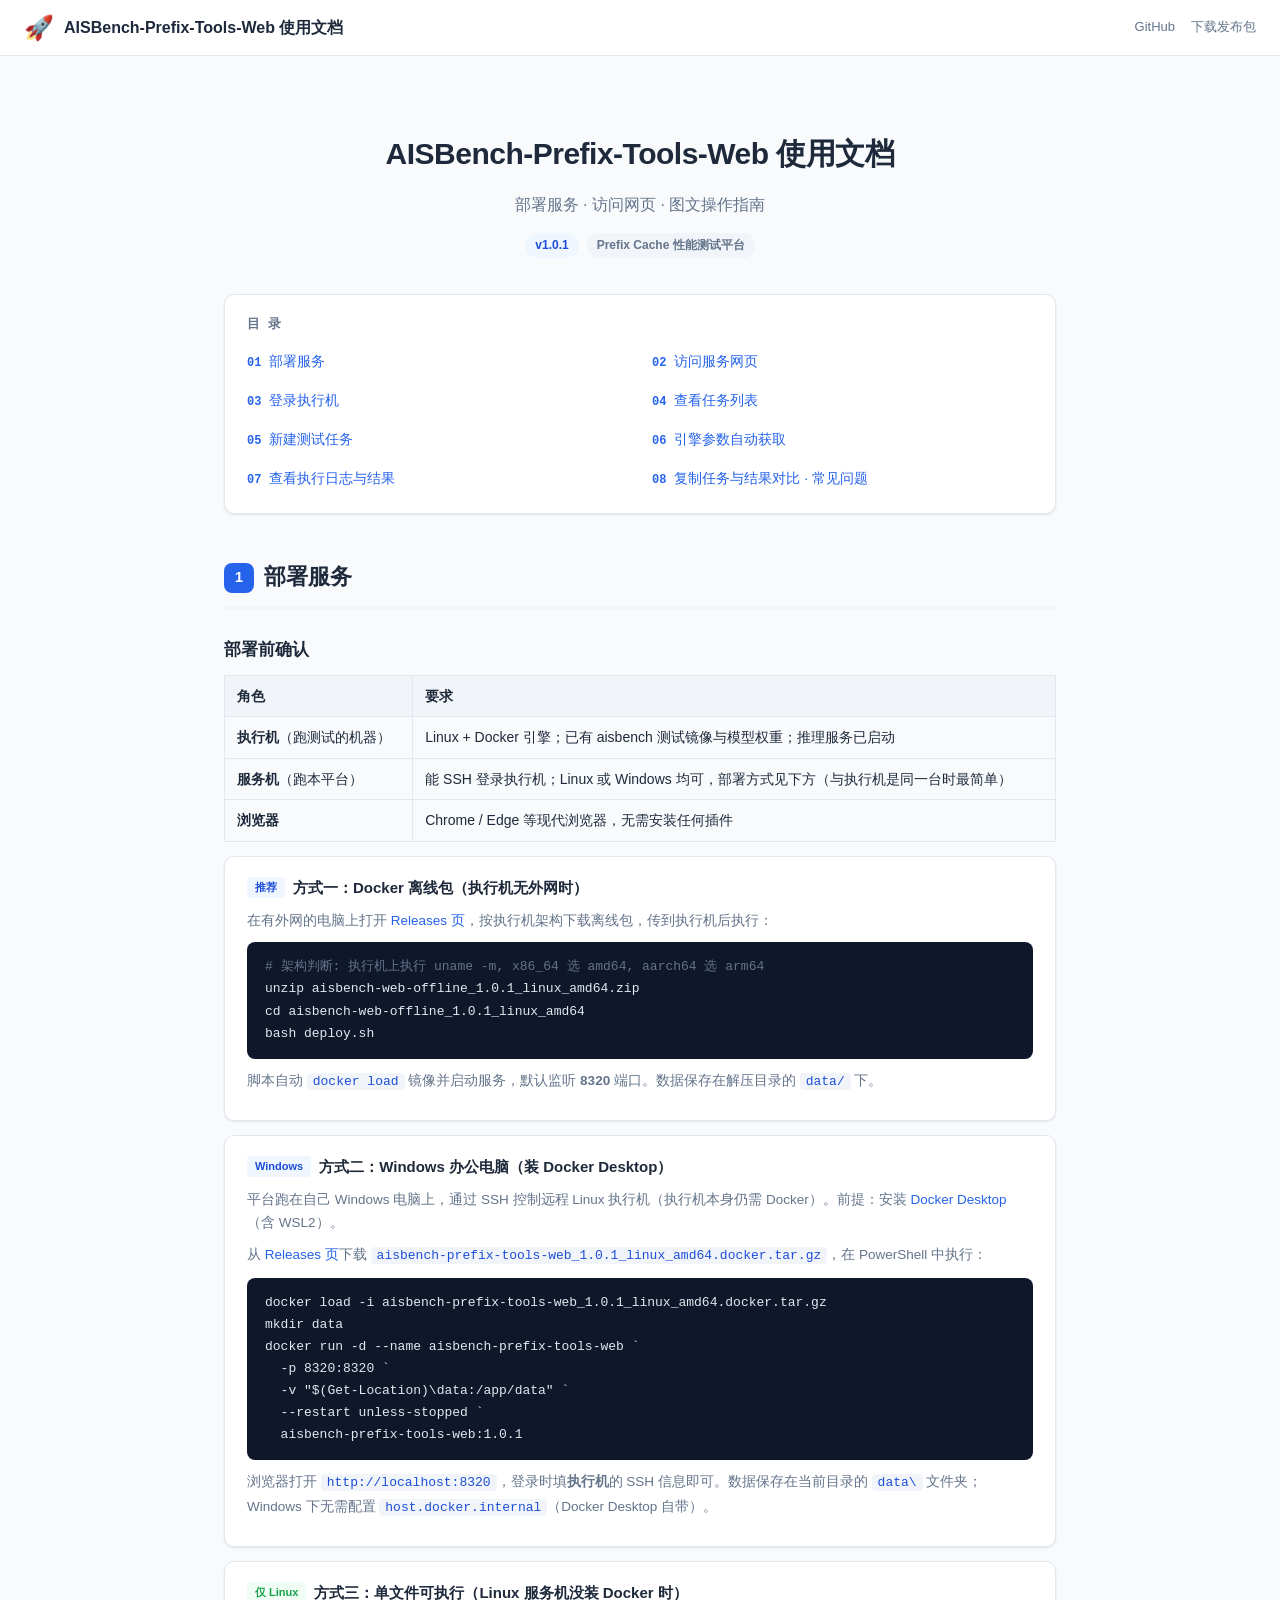
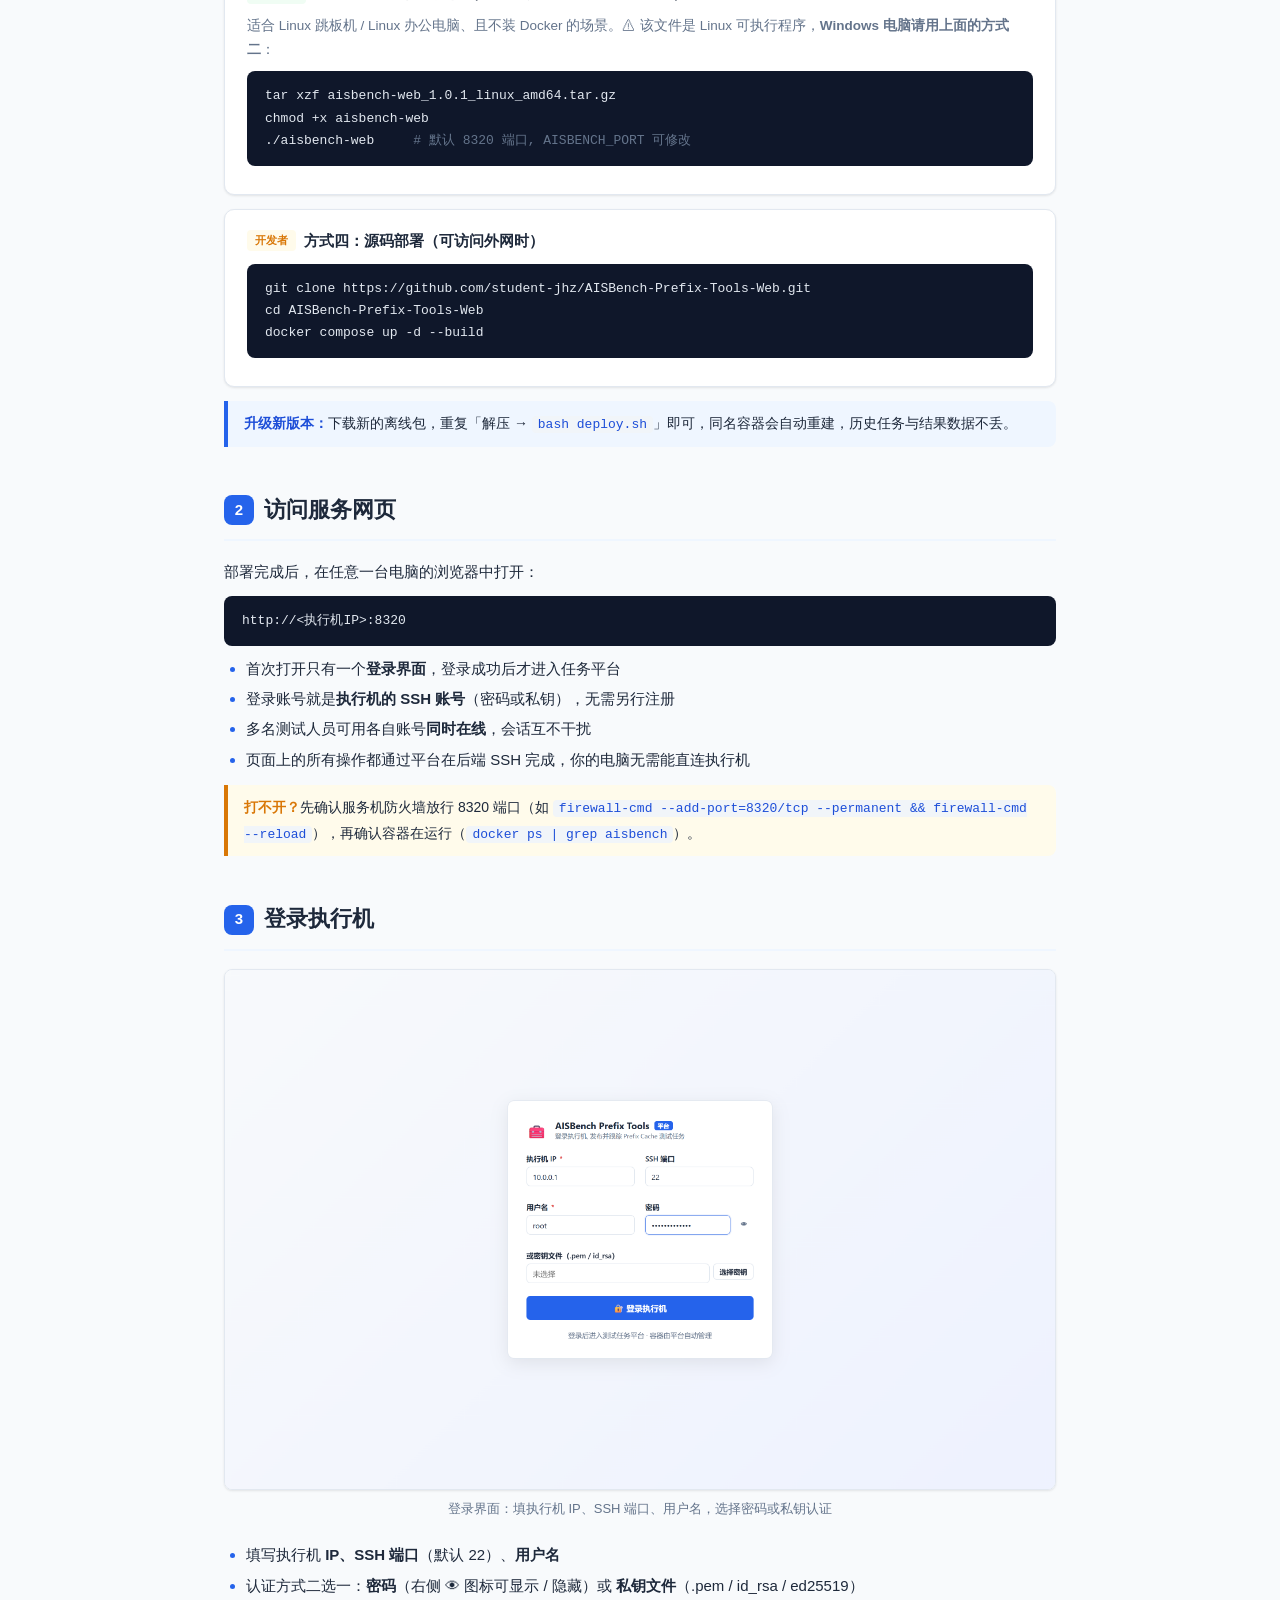
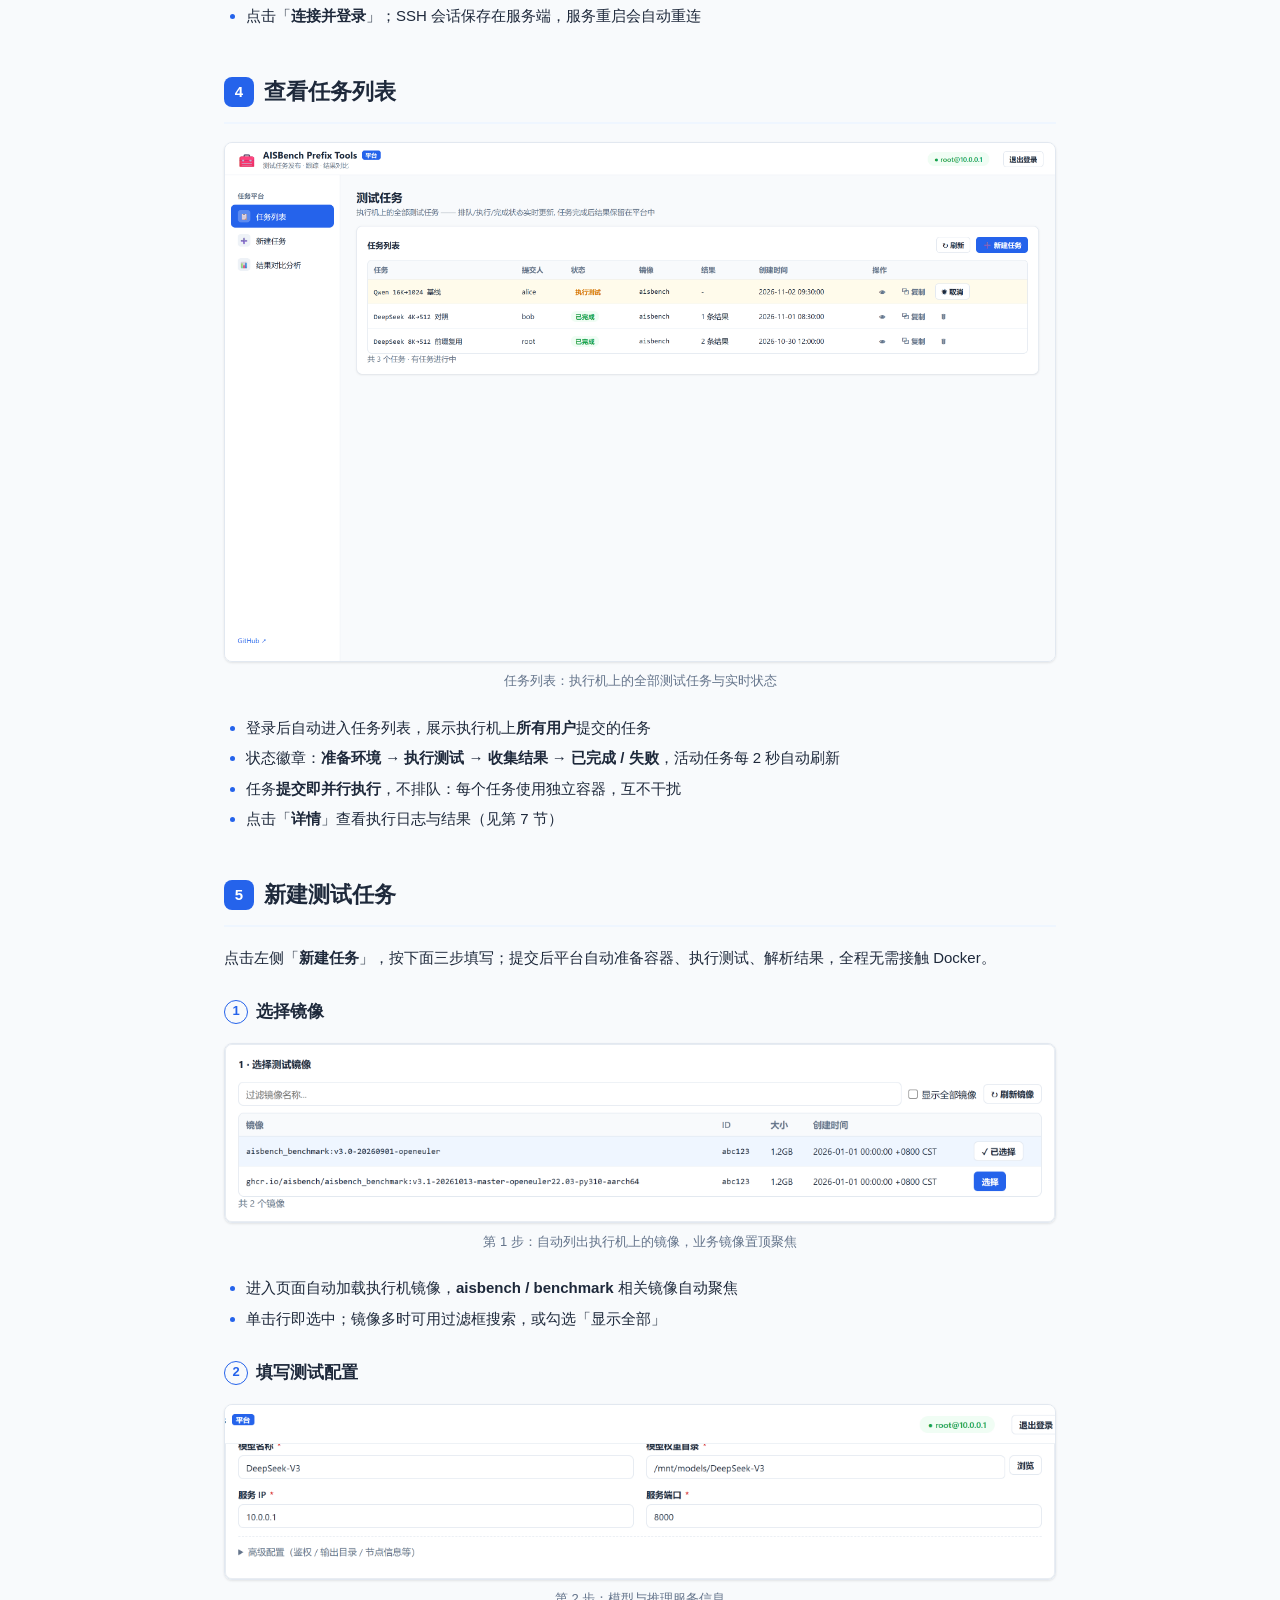
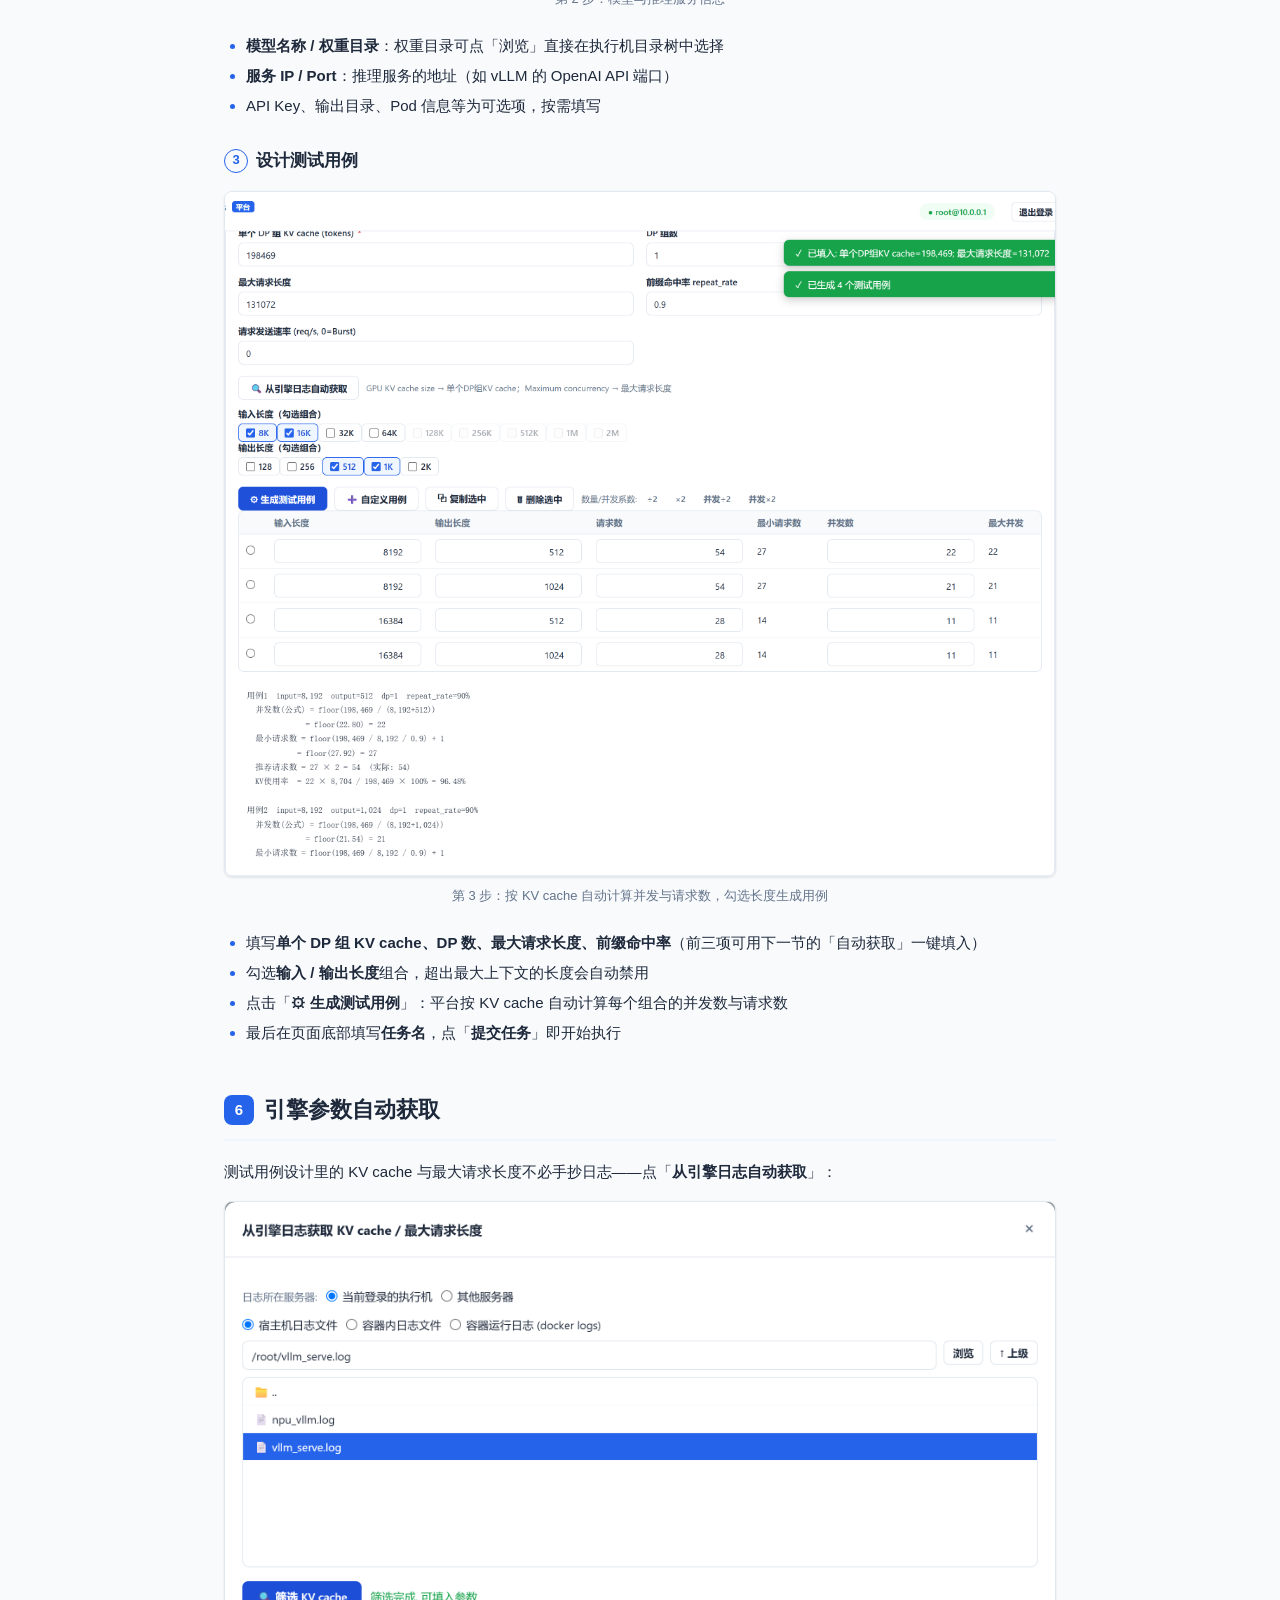
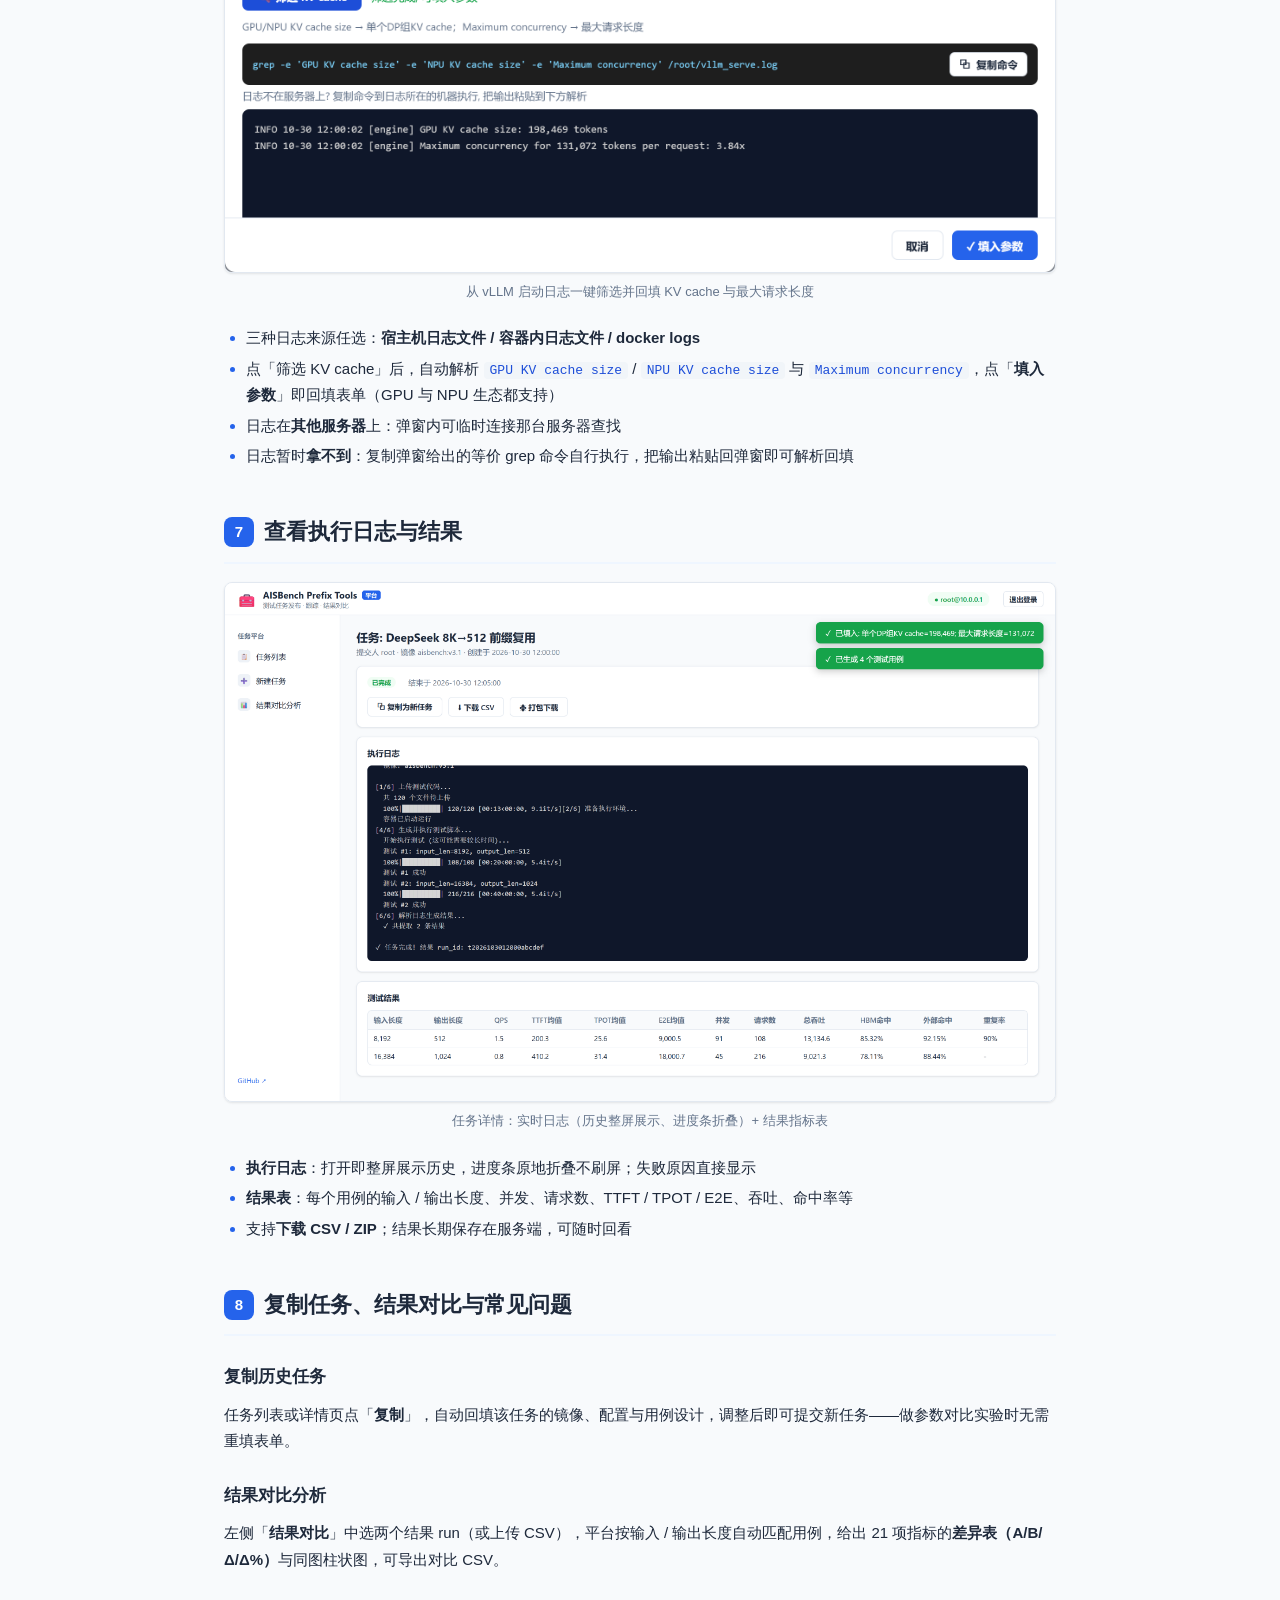
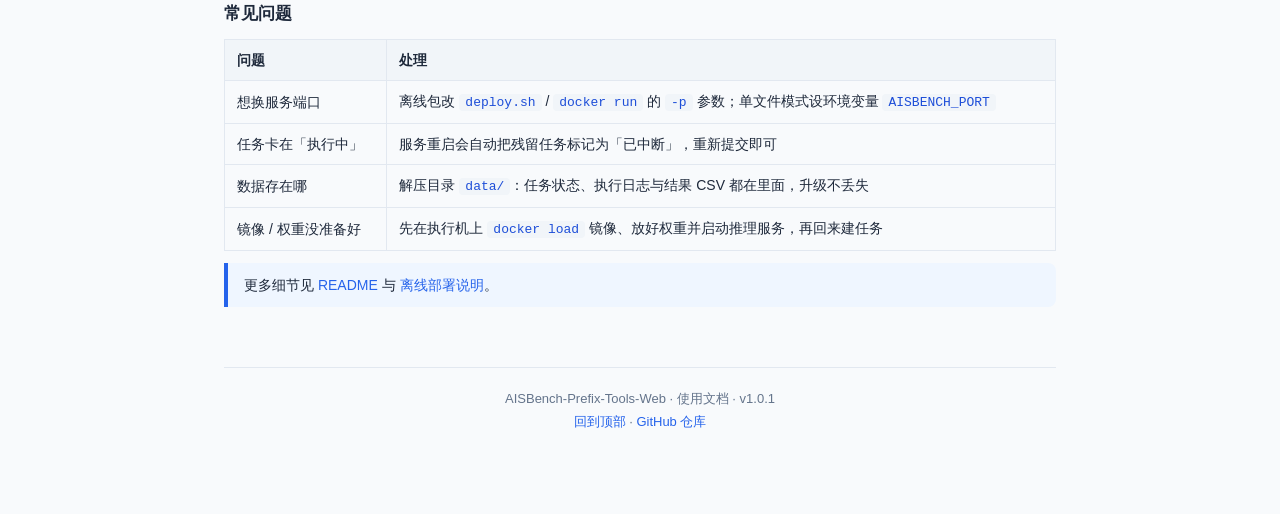
<file: docs/index.html>
<!DOCTYPE html>
<html lang="zh-CN">
<head>
<meta charset="UTF-8">
<meta name="viewport" content="width=device-width, initial-scale=1">
<title>AISBench-Prefix-Tools-Web 使用文档</title>
<meta name="description" content="AISBench Prefix Cache 性能测试平台使用文档: 部署服务、访问网页、图文操作指南。">
<style>
:root {
  --primary: #2563eb; --primary-dark: #1d4ed8; --primary-light: #eff6ff;
  --bg: #f8fafc; --card: #fff; --border: #e2e8f0;
  --text: #1e293b; --muted: #64748b;
  --success: #16a34a; --warning: #d97706; --warning-bg: #fffbeb;
  --mono: Consolas, "JetBrains Mono", "Courier New", monospace;
  --radius: 10px;
  --shadow: 0 1px 3px rgba(0,0,0,.06), 0 1px 2px rgba(0,0,0,.04);
}
* { box-sizing: border-box; margin: 0; padding: 0; }
html { scroll-behavior: smooth; }
body {
  font-family: -apple-system, "Segoe UI", "Microsoft YaHei", "PingFang SC", sans-serif;
  font-size: 15px; line-height: 1.75; color: var(--text); background: var(--bg);
}
a { color: var(--primary); text-decoration: none; }
a:hover { text-decoration: underline; }

/* 顶栏 */
.topbar {
  position: sticky; top: 0; z-index: 100; height: 56px;
  background: #fff; border-bottom: 1px solid var(--border);
  display: flex; align-items: center; justify-content: space-between; padding: 0 24px;
}
.brand { display: flex; align-items: center; gap: 10px; font-weight: 700; font-size: 16px; }
.brand .logo { font-size: 24px; }
.topbar-links { display: flex; gap: 16px; font-size: 13px; }
.topbar-links a { color: var(--muted); }
.topbar-links a:hover { color: var(--primary); }

/* 布局 */
.wrap { max-width: 880px; margin: 0 auto; padding: 32px 24px 80px; }
.hero { text-align: center; padding: 40px 0 28px; }
.hero h1 { font-size: 30px; letter-spacing: -.5px; }
.hero p { color: var(--muted); margin-top: 10px; font-size: 16px; }
.hero .badges { margin-top: 14px; display: flex; gap: 8px; justify-content: center; flex-wrap: wrap; }
.badge {
  display: inline-block; padding: 2px 10px; border-radius: 20px;
  font-size: 12px; font-weight: 600;
}
.badge-blue { background: var(--primary-light); color: var(--primary-dark); }
.badge-gray { background: #f1f5f9; color: var(--muted); }

/* 目录 */
.toc {
  background: var(--card); border: 1px solid var(--border); border-radius: var(--radius);
  padding: 18px 22px; margin: 8px 0 36px; box-shadow: var(--shadow);
}
.toc-title { font-weight: 700; font-size: 13px; color: var(--muted); margin-bottom: 10px; letter-spacing: 2px; }
.toc ol { list-style: none; display: grid; grid-template-columns: 1fr 1fr; gap: 6px 24px; }
.toc a { display: flex; gap: 8px; align-items: baseline; font-size: 14px; }
.toc .n { color: var(--primary); font-family: var(--mono); font-size: 12px; font-weight: 700; }

/* 章节 */
section { margin-top: 44px; }
h2 {
  font-size: 22px; padding-bottom: 10px; border-bottom: 2px solid var(--primary-light);
  display: flex; align-items: center; gap: 10px; margin-bottom: 18px;
}
h2 .num {
  background: var(--primary); color: #fff; width: 30px; height: 30px; border-radius: 8px;
  display: inline-flex; align-items: center; justify-content: center; font-size: 15px; flex: none;
}
h3 { font-size: 17px; margin: 26px 0 10px; display: flex; align-items: center; gap: 8px; }
h3 .step {
  border: 1.5px solid var(--primary); color: var(--primary); width: 24px; height: 24px;
  border-radius: 50%; display: inline-flex; align-items: center; justify-content: center;
  font-size: 13px; font-weight: 700; flex: none;
}
p { margin: 8px 0; }
ul { padding-left: 22px; margin: 8px 0; }
li { margin: 4px 0; }
li::marker { color: var(--primary); }
.muted { color: var(--muted); font-size: 13.5px; }
strong { font-weight: 700; }

/* 卡片 / 表格 / 代码 */
.card {
  background: var(--card); border: 1px solid var(--border); border-radius: var(--radius);
  padding: 18px 22px; box-shadow: var(--shadow); margin: 14px 0;
}
.card h4 { font-size: 15px; margin-bottom: 8px; display: flex; gap: 8px; align-items: center; }
.card .tag {
  font-size: 11px; font-weight: 700; padding: 1px 8px; border-radius: 4px; flex: none;
}
.tag-blue { background: var(--primary-light); color: var(--primary-dark); }
.tag-green { background: #f0fdf4; color: var(--success); }
.tag-amber { background: var(--warning-bg); color: var(--warning); }
table { border-collapse: collapse; width: 100%; margin: 10px 0; font-size: 14px; }
th, td { border: 1px solid var(--border); padding: 8px 12px; text-align: left; }
th { background: #f1f5f9; font-weight: 600; }
pre {
  background: #0f172a; color: #e2e8f0; border-radius: 8px; padding: 14px 18px;
  overflow-x: auto; font-family: var(--mono); font-size: 13px; line-height: 1.7; margin: 10px 0;
}
pre .c { color: #64748b; }
code {
  font-family: var(--mono); background: #f1f5f9; border-radius: 4px;
  padding: 1px 6px; font-size: 13px; color: var(--primary-dark);
}
pre code { background: none; padding: 0; color: inherit; }

/* 截图 */
.shot { margin: 16px 0 22px; }
.shot img {
  display: block; width: 100%; border: 1px solid var(--border); border-radius: 8px;
  box-shadow: var(--shadow);
}
.shot figcaption {
  text-align: center; color: var(--muted); font-size: 13px; margin-top: 8px;
}

/* 提示框 */
.tip {
  border-left: 4px solid var(--primary); background: var(--primary-light);
  border-radius: 0 8px 8px 0; padding: 10px 16px; margin: 12px 0; font-size: 14px;
}
.tip.warn { border-color: var(--warning); background: var(--warning-bg); }
.tip b { color: var(--primary-dark); }
.tip.warn b { color: var(--warning); }

footer {
  margin-top: 60px; padding-top: 20px; border-top: 1px solid var(--border);
  color: var(--muted); font-size: 13px; text-align: center;
}
@media (max-width: 640px) {
  .toc ol { grid-template-columns: 1fr; }
  .hero h1 { font-size: 24px; }
  .topbar-links { display: none; }
}
</style>
</head>
<body>

<div class="topbar">
  <div class="brand"><span class="logo">🚀</span> AISBench-Prefix-Tools-Web 使用文档</div>
  <div class="topbar-links">
    <a href="https://github.com/student-jhz/AISBench-Prefix-Tools-Web" target="_blank" rel="noopener">GitHub</a>
    <a href="https://github.com/student-jhz/AISBench-Prefix-Tools-Web/releases" target="_blank" rel="noopener">下载发布包</a>
  </div>
</div>

<div class="wrap">

<div class="hero">
  <h1>AISBench-Prefix-Tools-Web 使用文档</h1>
  <p>部署服务 · 访问网页 · 图文操作指南</p>
  <div class="badges">
    <span class="badge badge-blue">v1.0.1</span>
    <span class="badge badge-gray">Prefix Cache 性能测试平台</span>
  </div>
</div>

<div class="toc">
  <div class="toc-title">目 录</div>
  <ol>
    <li><a href="#deploy"><span class="n">01</span> 部署服务</a></li>
    <li><a href="#access"><span class="n">02</span> 访问服务网页</a></li>
    <li><a href="#login"><span class="n">03</span> 登录执行机</a></li>
    <li><a href="#tasks"><span class="n">04</span> 查看任务列表</a></li>
    <li><a href="#newtask"><span class="n">05</span> 新建测试任务</a></li>
    <li><a href="#engine-kv"><span class="n">06</span> 引擎参数自动获取</a></li>
    <li><a href="#detail"><span class="n">07</span> 查看执行日志与结果</a></li>
    <li><a href="#more"><span class="n">08</span> 复制任务与结果对比 · 常见问题</a></li>
  </ol>
</div>

<!-- ============ 01 部署 ============ -->
<section id="deploy">
  <h2><span class="num">1</span> 部署服务</h2>

  <h3>部署前确认</h3>
  <table>
    <tr><th>角色</th><th>要求</th></tr>
    <tr><td><strong>执行机</strong>（跑测试的机器）</td><td>Linux + Docker 引擎；已有 aisbench 测试镜像与模型权重；推理服务已启动</td></tr>
    <tr><td><strong>服务机</strong>（跑本平台）</td><td>能 SSH 登录执行机；Linux 或 Windows 均可，部署方式见下方（与执行机是同一台时最简单）</td></tr>
    <tr><td><strong>浏览器</strong></td><td>Chrome / Edge 等现代浏览器，无需安装任何插件</td></tr>
  </table>

  <div class="card">
    <h4><span class="tag tag-blue">推荐</span> 方式一：Docker 离线包（执行机无外网时）</h4>
    <p class="muted">在有外网的电脑上打开 <a href="https://github.com/student-jhz/AISBench-Prefix-Tools-Web/releases" target="_blank" rel="noopener">Releases 页</a>，按执行机架构下载离线包，传到执行机后执行：</p>
    <pre><code><span class="c"># 架构判断: 执行机上执行 uname -m, x86_64 选 amd64, aarch64 选 arm64</span>
unzip aisbench-web-offline_1.0.1_linux_amd64.zip
cd aisbench-web-offline_1.0.1_linux_amd64
bash deploy.sh</code></pre>
    <p class="muted">脚本自动 <code>docker load</code> 镜像并启动服务，默认监听 <strong>8320</strong> 端口。数据保存在解压目录的 <code>data/</code> 下。</p>
  </div>

  <div class="card">
    <h4><span class="tag tag-blue">Windows</span> 方式二：Windows 办公电脑（装 Docker Desktop）</h4>
    <p class="muted">平台跑在自己 Windows 电脑上，通过 SSH 控制远程 Linux 执行机（执行机本身仍需 Docker）。前提：安装 <a href="https://www.docker.com/products/docker-desktop/" target="_blank" rel="noopener">Docker Desktop</a>（含 WSL2）。</p>
    <p class="muted">从 <a href="https://github.com/student-jhz/AISBench-Prefix-Tools-Web/releases" target="_blank" rel="noopener">Releases 页</a>下载 <code>aisbench-prefix-tools-web_1.0.1_linux_amd64.docker.tar.gz</code>，在 PowerShell 中执行：</p>
    <pre><code>docker load -i aisbench-prefix-tools-web_1.0.1_linux_amd64.docker.tar.gz
mkdir data
docker run -d --name aisbench-prefix-tools-web `
  -p 8320:8320 `
  -v "$(Get-Location)\data:/app/data" `
  --restart unless-stopped `
  aisbench-prefix-tools-web:1.0.1</code></pre>
    <p class="muted">浏览器打开 <code>http://localhost:8320</code>，登录时填<strong>执行机</strong>的 SSH 信息即可。数据保存在当前目录的 <code>data\</code> 文件夹；Windows 下无需配置 <code>host.docker.internal</code>（Docker Desktop 自带）。</p>
  </div>

  <div class="card">
    <h4><span class="tag tag-green">仅 Linux</span> 方式三：单文件可执行（Linux 服务机没装 Docker 时）</h4>
    <p class="muted">适合 Linux 跳板机 / Linux 办公电脑、且不装 Docker 的场景。⚠ 该文件是 Linux 可执行程序，<strong>Windows 电脑请用上面的方式二</strong>：</p>
    <pre><code>tar xzf aisbench-web_1.0.1_linux_amd64.tar.gz
chmod +x aisbench-web
./aisbench-web     <span class="c"># 默认 8320 端口, AISBENCH_PORT 可修改</span></code></pre>
  </div>

  <div class="card">
    <h4><span class="tag tag-amber">开发者</span> 方式四：源码部署（可访问外网时）</h4>
    <pre><code>git clone https://github.com/student-jhz/AISBench-Prefix-Tools-Web.git
cd AISBench-Prefix-Tools-Web
docker compose up -d --build</code></pre>
  </div>
  <div class="tip"><b>升级新版本：</b>下载新的离线包，重复「解压 → <code>bash deploy.sh</code>」即可，同名容器会自动重建，历史任务与结果数据不丢。</div>
</section>

<!-- ============ 02 访问 ============ -->
<section id="access">
  <h2><span class="num">2</span> 访问服务网页</h2>
  <p>部署完成后，在任意一台电脑的浏览器中打开：</p>
  <pre><code>http://&lt;执行机IP&gt;:8320</code></pre>
  <ul>
    <li>首次打开只有一个<strong>登录界面</strong>，登录成功后才进入任务平台</li>
    <li>登录账号就是<strong>执行机的 SSH 账号</strong>（密码或私钥），无需另行注册</li>
    <li>多名测试人员可用各自账号<strong>同时在线</strong>，会话互不干扰</li>
    <li>页面上的所有操作都通过平台在后端 SSH 完成，你的电脑无需能直连执行机</li>
  </ul>
  <div class="tip warn"><b>打不开？</b>先确认服务机防火墙放行 8320 端口（如 <code>firewall-cmd --add-port=8320/tcp --permanent &amp;&amp; firewall-cmd --reload</code>），再确认容器在运行（<code>docker ps | grep aisbench</code>）。</div>
</section>

<!-- ============ 03 登录 ============ -->
<section id="login">
  <h2><span class="num">3</span> 登录执行机</h2>
  <figure class="shot">
    <img src="images/login.png" alt="登录界面">
    <figcaption>登录界面：填执行机 IP、SSH 端口、用户名，选择密码或私钥认证</figcaption>
  </figure>
  <ul>
    <li>填写执行机 <strong>IP、SSH 端口</strong>（默认 22）、<strong>用户名</strong></li>
    <li>认证方式二选一：<strong>密码</strong>（右侧 👁 图标可显示 / 隐藏）或 <strong>私钥文件</strong>（.pem / id_rsa / ed25519）</li>
    <li>点击「<strong>连接并登录</strong>」；SSH 会话保存在服务端，服务重启会自动重连</li>
  </ul>
</section>

<!-- ============ 04 任务列表 ============ -->
<section id="tasks">
  <h2><span class="num">4</span> 查看任务列表</h2>
  <figure class="shot">
    <img src="images/tasks.png" alt="任务列表">
    <figcaption>任务列表：执行机上的全部测试任务与实时状态</figcaption>
  </figure>
  <ul>
    <li>登录后自动进入任务列表，展示执行机上<strong>所有用户</strong>提交的任务</li>
    <li>状态徽章：<strong>准备环境 → 执行测试 → 收集结果 → 已完成 / 失败</strong>，活动任务每 2 秒自动刷新</li>
    <li>任务<strong>提交即并行执行</strong>，不排队：每个任务使用独立容器，互不干扰</li>
    <li>点击「<strong>详情</strong>」查看执行日志与结果（见第 7 节）</li>
  </ul>
</section>

<!-- ============ 05 新建任务 ============ -->
<section id="newtask">
  <h2><span class="num">5</span> 新建测试任务</h2>
  <p>点击左侧「<strong>新建任务</strong>」，按下面三步填写；提交后平台自动准备容器、执行测试、解析结果，全程无需接触 Docker。</p>

  <h3><span class="step">1</span> 选择镜像</h3>
  <figure class="shot">
    <img src="images/newtask-image.png" alt="选择镜像">
    <figcaption>第 1 步：自动列出执行机上的镜像，业务镜像置顶聚焦</figcaption>
  </figure>
  <ul>
    <li>进入页面自动加载执行机镜像，<strong>aisbench / benchmark</strong> 相关镜像自动聚焦</li>
    <li>单击行即选中；镜像多时可用过滤框搜索，或勾选「显示全部」</li>
  </ul>

  <h3><span class="step">2</span> 填写测试配置</h3>
  <figure class="shot">
    <img src="images/newtask-config.png" alt="测试配置">
    <figcaption>第 2 步：模型与推理服务信息</figcaption>
  </figure>
  <ul>
    <li><strong>模型名称 / 权重目录</strong>：权重目录可点「浏览」直接在执行机目录树中选择</li>
    <li><strong>服务 IP / Port</strong>：推理服务的地址（如 vLLM 的 OpenAI API 端口）</li>
    <li>API Key、输出目录、Pod 信息等为可选项，按需填写</li>
  </ul>

  <h3><span class="step">3</span> 设计测试用例</h3>
  <figure class="shot">
    <img src="images/newtask-design.png" alt="测试用例设计">
    <figcaption>第 3 步：按 KV cache 自动计算并发与请求数，勾选长度生成用例</figcaption>
  </figure>
  <ul>
    <li>填写<strong>单个 DP 组 KV cache、DP 数、最大请求长度、前缀命中率</strong>（前三项可用下一节的「自动获取」一键填入）</li>
    <li>勾选<strong>输入 / 输出长度</strong>组合，超出最大上下文的长度会自动禁用</li>
    <li>点击「<strong>⚙ 生成测试用例</strong>」：平台按 KV cache 自动计算每个组合的并发数与请求数</li>
    <li>最后在页面底部填写<strong>任务名</strong>，点「<strong>提交任务</strong>」即开始执行</li>
  </ul>
</section>

<!-- ============ 06 引擎参数 ============ -->
<section id="engine-kv">
  <h2><span class="num">6</span> 引擎参数自动获取</h2>
  <p>测试用例设计里的 KV cache 与最大请求长度不必手抄日志——点「<strong>从引擎日志自动获取</strong>」：</p>
  <figure class="shot">
    <img src="images/engine-kv.png" alt="引擎参数自动获取弹窗">
    <figcaption>从 vLLM 启动日志一键筛选并回填 KV cache 与最大请求长度</figcaption>
  </figure>
  <ul>
    <li>三种日志来源任选：<strong>宿主机日志文件 / 容器内日志文件 / docker logs</strong></li>
    <li>点「筛选 KV cache」后，自动解析 <code>GPU KV cache size</code> / <code>NPU KV cache size</code> 与 <code>Maximum concurrency</code>，点「<strong>填入参数</strong>」即回填表单（GPU 与 NPU 生态都支持）</li>
    <li>日志在<strong>其他服务器</strong>上：弹窗内可临时连接那台服务器查找</li>
    <li>日志暂时<strong>拿不到</strong>：复制弹窗给出的等价 grep 命令自行执行，把输出粘贴回弹窗即可解析回填</li>
  </ul>
</section>

<!-- ============ 07 详情 ============ -->
<section id="detail">
  <h2><span class="num">7</span> 查看执行日志与结果</h2>
  <figure class="shot">
    <img src="images/taskdetail.png" alt="任务详情">
    <figcaption>任务详情：实时日志（历史整屏展示、进度条折叠）+ 结果指标表</figcaption>
  </figure>
  <ul>
    <li><strong>执行日志</strong>：打开即整屏展示历史，进度条原地折叠不刷屏；失败原因直接显示</li>
    <li><strong>结果表</strong>：每个用例的输入 / 输出长度、并发、请求数、TTFT / TPOT / E2E、吞吐、命中率等</li>
    <li>支持<strong>下载 CSV / ZIP</strong>；结果长期保存在服务端，可随时回看</li>
  </ul>
</section>

<!-- ============ 08 更多 ============ -->
<section id="more">
  <h2><span class="num">8</span> 复制任务、结果对比与常见问题</h2>

  <h3>复制历史任务</h3>
  <p>任务列表或详情页点「<strong>复制</strong>」，自动回填该任务的镜像、配置与用例设计，调整后即可提交新任务——做参数对比实验时无需重填表单。</p>

  <h3>结果对比分析</h3>
  <p>左侧「<strong>结果对比</strong>」中选两个结果 run（或上传 CSV），平台按输入 / 输出长度自动匹配用例，给出 21 项指标的<strong>差异表（A/B/Δ/Δ%）</strong>与同图柱状图，可导出对比 CSV。</p>

  <h3>常见问题</h3>
  <table>
    <tr><th>问题</th><th>处理</th></tr>
    <tr><td>想换服务端口</td><td>离线包改 <code>deploy.sh</code> / <code>docker run</code> 的 <code>-p</code> 参数；单文件模式设环境变量 <code>AISBENCH_PORT</code></td></tr>
    <tr><td>任务卡在「执行中」</td><td>服务重启会自动把残留任务标记为「已中断」，重新提交即可</td></tr>
    <tr><td>数据存在哪</td><td>解压目录 <code>data/</code>：任务状态、执行日志与结果 CSV 都在里面，升级不丢失</td></tr>
    <tr><td>镜像 / 权重没准备好</td><td>先在执行机上 <code>docker load</code> 镜像、放好权重并启动推理服务，再回来建任务</td></tr>
  </table>

  <div class="tip">更多细节见 <a href="https://github.com/student-jhz/AISBench-Prefix-Tools-Web/blob/main/README.md" target="_blank" rel="noopener">README</a> 与 <a href="https://github.com/student-jhz/AISBench-Prefix-Tools-Web/blob/main/deploy/OFFLINE-README.md" target="_blank" rel="noopener">离线部署说明</a>。</div>
</section>

<footer>
  AISBench-Prefix-Tools-Web · 使用文档 · v1.0.1<br>
  <a href="#deploy">回到顶部</a> ·
  <a href="https://github.com/student-jhz/AISBench-Prefix-Tools-Web" target="_blank" rel="noopener">GitHub 仓库</a>
</footer>

</div>
</body>
</html>
</file>
